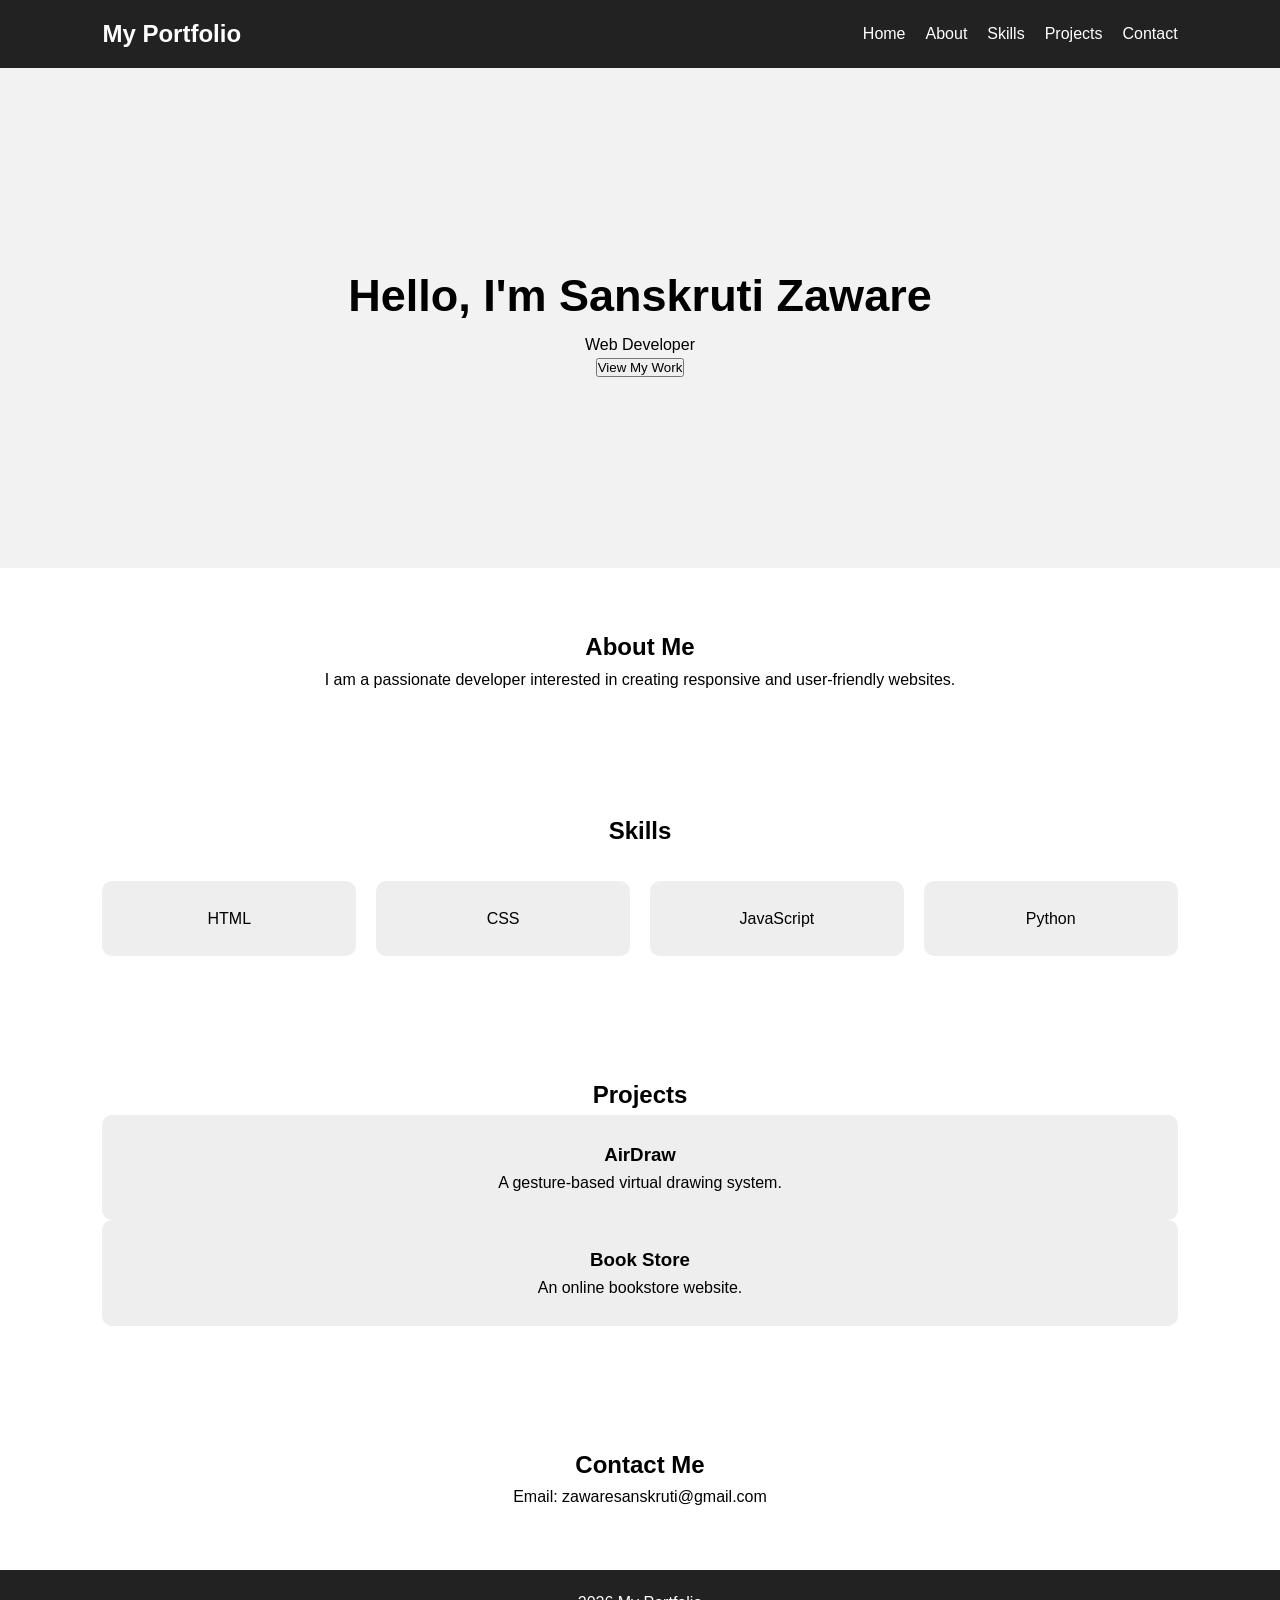
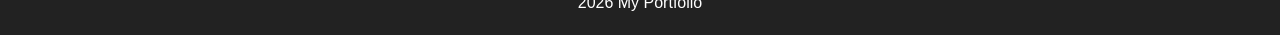
<file: web development task/task 1 portfolio/index.html>
<!DOCTYPE html>
<html lang="en">
<head>
    <meta charset="UTF-8">
    <meta name="viewport" content="width=device-width, initial-scale=1.0">
    <title>My Portfolio</title>
    <link rel="stylesheet" href="style.css">
</head>

<body>

<header>
    <nav>
        <h2>My Portfolio</h2>

        <ul>
            <li><a href="#home">Home</a></li>
            <li><a href="#about">About</a></li>
            <li><a href="#skills">Skills</a></li>
            <li><a href="#projects">Projects</a></li>
            <li><a href="#contact">Contact</a></li>
        </ul>
    </nav>
</header>

<section id="home" class="hero">
    <h1>Hello, I'm Sanskruti Zaware</h1>
    <p>Web Developer </p>
    <button>View My Work</button>
</section>

<section id="about">
    <h2>About Me</h2>
    <p>
        I am a passionate developer interested in creating
        responsive and user-friendly websites.
    </p>
</section>

<section id="skills">
    <h2>Skills</h2>
    <div class="skills">
        <div>HTML</div>
        <div>CSS</div>
        <div>JavaScript</div>
        <div>Python</div>
    </div>
</section>

<section id="projects">
    <h2>Projects</h2>

    <div class="project">
        <h3>AirDraw</h3>
        <p>A gesture-based virtual drawing system.</p>
    </div>

    <div class="project">
        <h3>Book Store</h3>
        <p>An online bookstore website.</p>
    </div>
</section>

<section id="contact">
    <h2>Contact Me</h2>
    <p>Email: zawaresanskruti@gmail.com</p>
</section>

<footer>
    <p>2026 My Portfolio</p>
</footer>

<script src="script.js"></script>
</body>
</html>
</file>
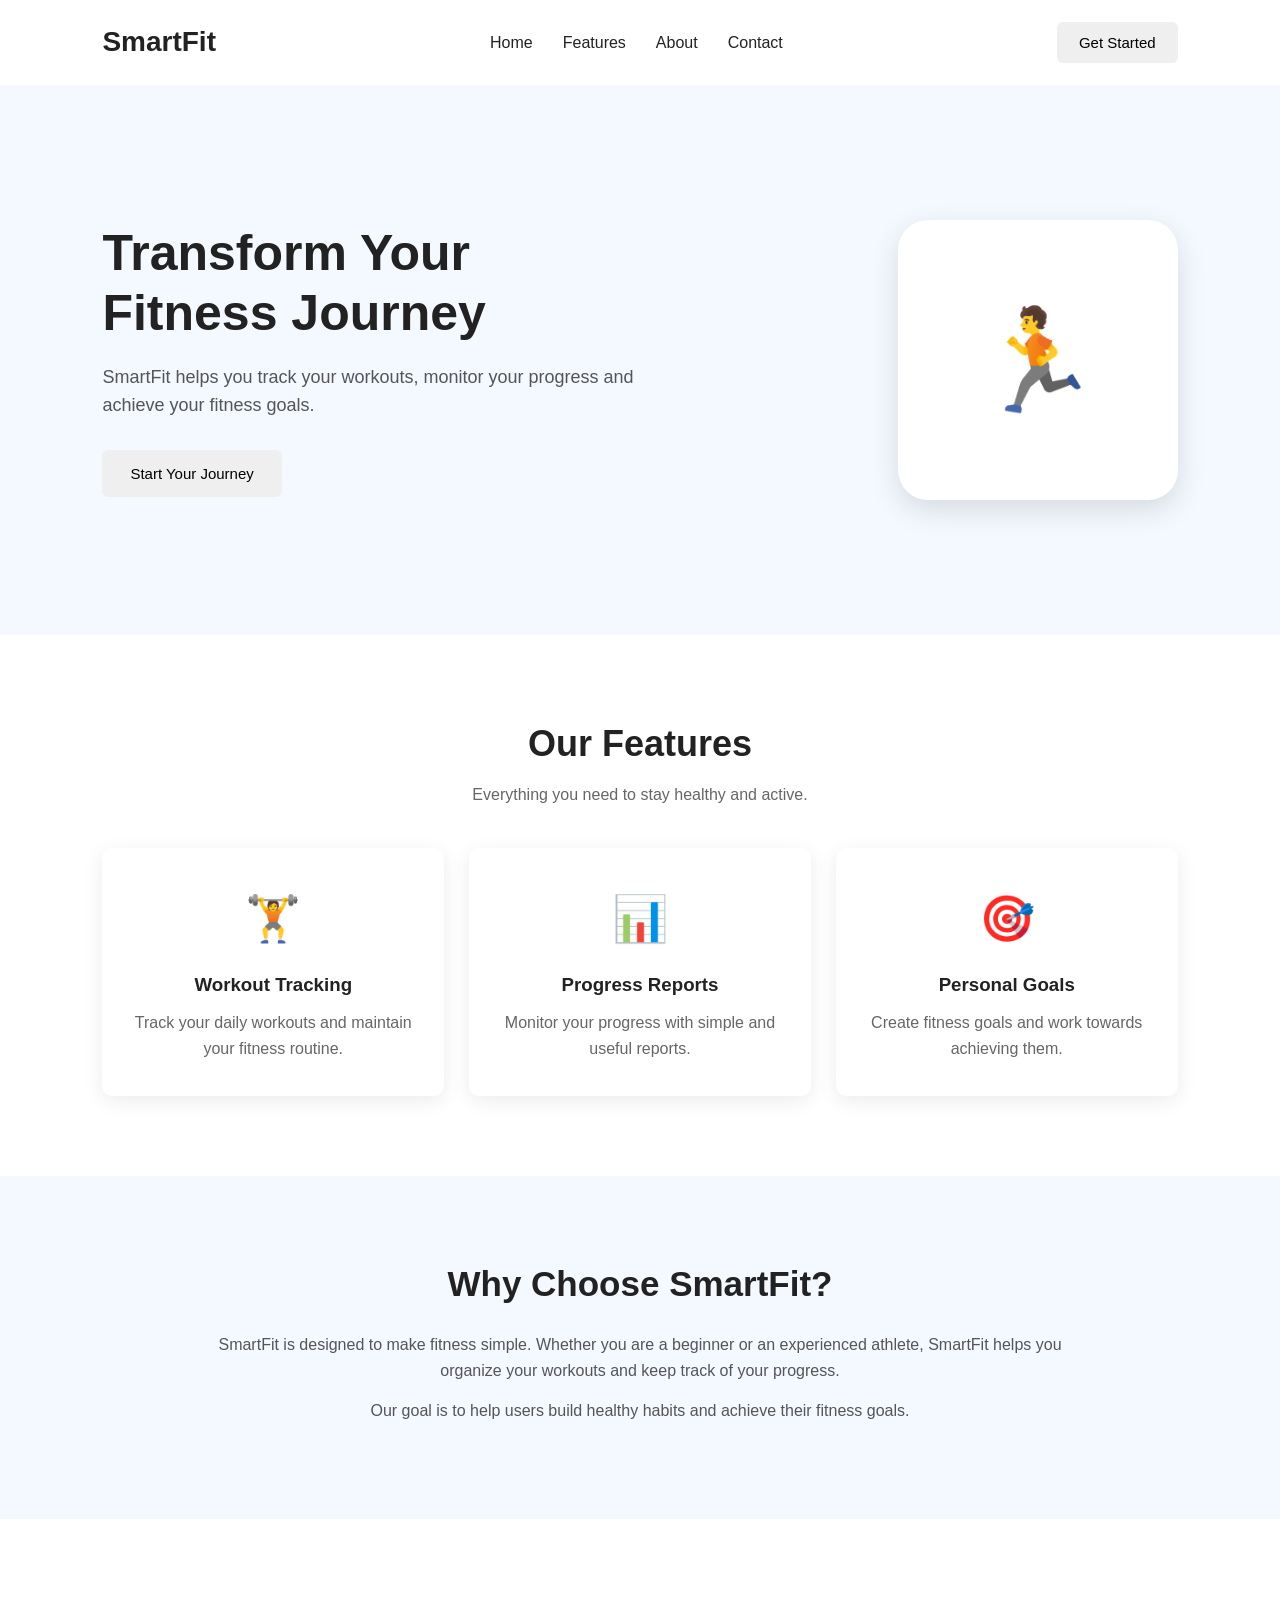
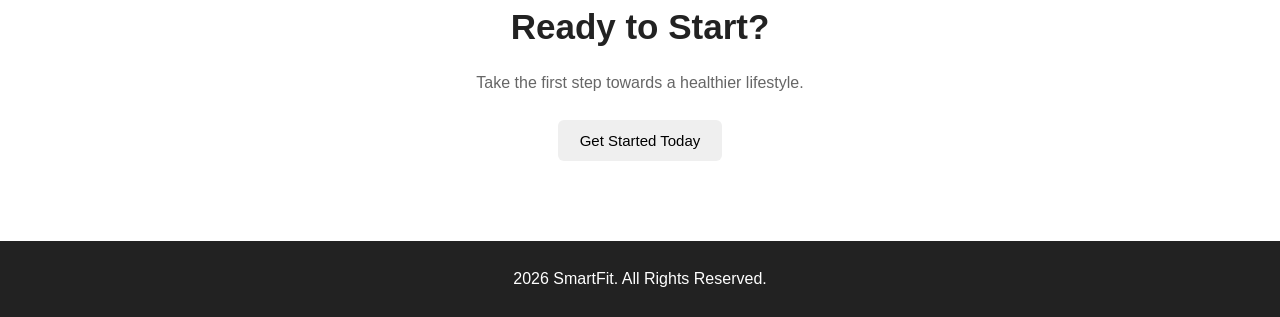
<file: web development task/task 2 Landing Page/index.html>
<!DOCTYPE html>
<html lang="en">

<head>
    <meta charset="UTF-8">

    <!-- Makes the website responsive on mobile devices -->
    <meta name="viewport" content="width=device-width, initial-scale=1.0">

    <title>SmartFit - Fitness App</title>

    <!-- Connect CSS file -->
    <link rel="stylesheet" href="style.css">
</head>

<body>

    

    <header>
        <nav class="navbar">

            <div class="logo">
                SmartFit
            </div>

            <ul class="nav-links">
                <li><a href="#home">Home</a></li>
                <li><a href="#features">Features</a></li>
                <li><a href="#about">About</a></li>
                <li><a href="#contact">Contact</a></li>
            </ul>

            <button class="nav-button">
                Get Started
            </button>

        </nav>
    </header>


    

    <section id="home" class="hero">

        <div class="hero-content">

            <h1>
                Transform Your
                <span>Fitness Journey</span>
            </h1>

            <p>
                SmartFit helps you track your workouts,
                monitor your progress and achieve your
                fitness goals.
            </p>

            <button class="hero-button">
                Start Your Journey
            </button>

        </div>

        <div class="hero-image">
            <div class="fitness-card">
                🏃
            </div>
        </div>

    </section>


    

    <section id="features" class="features-section">

        <h2>Our Features</h2>

        <p class="section-description">
            Everything you need to stay healthy and active.
        </p>

        <div class="features">

            <div class="feature-card">

                <div class="icon">🏋️</div>

                <h3>Workout Tracking</h3>

                <p>
                    Track your daily workouts and
                    maintain your fitness routine.
                </p>

            </div>


            <div class="feature-card">

                <div class="icon">📊</div>

                <h3>Progress Reports</h3>

                <p>
                    Monitor your progress with
                    simple and useful reports.
                </p>

            </div>


            <div class="feature-card">

                <div class="icon">🎯</div>

                <h3>Personal Goals</h3>

                <p>
                    Create fitness goals and
                    work towards achieving them.
                </p>

            </div>

        </div>

    </section>


    

    <section id="about" class="about">

        <div class="about-content">

            <h2>Why Choose SmartFit?</h2>

            <p>
                SmartFit is designed to make fitness simple.
                Whether you are a beginner or an experienced
                athlete, SmartFit helps you organize your
                workouts and keep track of your progress.
            </p>

            <p>
                Our goal is to help users build healthy
                habits and achieve their fitness goals.
            </p>

        </div>

    </section>


    
    <section id="contact" class="cta">

        <h2>Ready to Start?</h2>

        <p>
            Take the first step towards a healthier lifestyle.
        </p>

        <button>
            Get Started Today
        </button>

    </section>


   

    <footer>

        <p>
             2026 SmartFit. All Rights Reserved.
        </p>

    </footer>

</body>

</html>
</file>
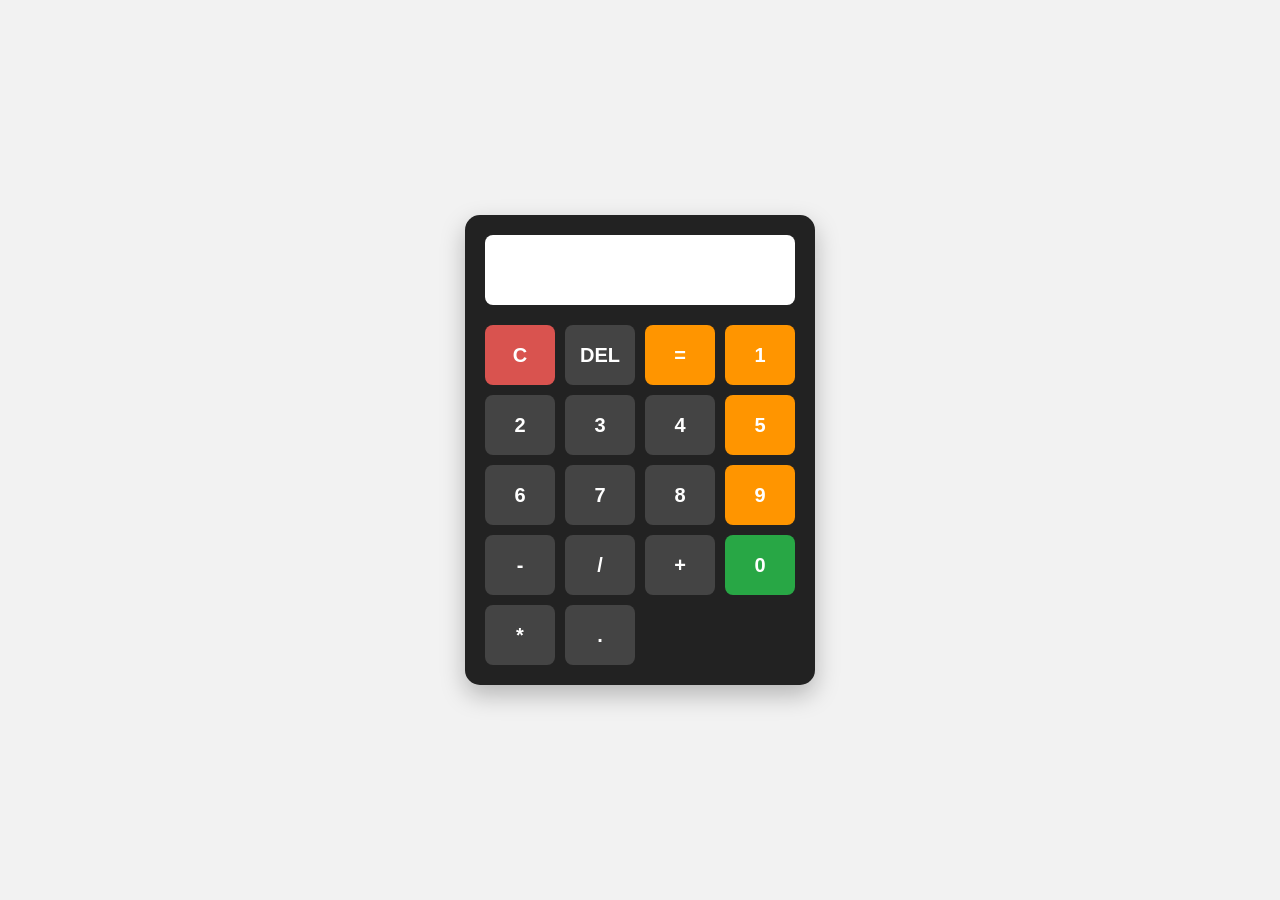
<file: web development task/task 3  SimpleCalculatorWebApp/index.html>
<!DOCTYPE html>
<html lang="en">

<head>
    <meta charset="UTF-8">

    <!-- Makes the website responsive on mobile devices -->
    <meta name="viewport" content="width=device-width, initial-scale=1.0">

    <title>SmartFit - Fitness App</title>

    <!-- Connect CSS file -->
    <link rel="stylesheet" href="style.css">
</head>

<body>
    <div class="calculator">

    <input type="text" id="display" readonly>

    <div class="buttons">
        <button onclick="clearDisplay()">C</button>
        <button onclick="deleteLast()">DEL</button>
        <button onclick="calculate()">=</button>
        <button onclick="appendValue('1')">1</button>

        <button onclick="appendValue('2')">2</button>
        <button onclick="appendValue('3')">3</button>
        <button onclick="appendValue('4')">4</button>
        <button onclick="appendValue('5')">5</button>

        <button onclick="appendValue('6')">6</button>
        <button onclick="appendValue('7')">7</button>
        <button onclick="appendValue('8')">8</button>
        <button onclick="appendValue('9')">9</button>

        <button onclick="appendValue('-')">-</button>
        <button onclick="appendValue('/')">/</button>
        <button onclick="appendValue('+')">+</button>
        <button onclick="appendValue('0')">0</button>

        <button onclick="appendValue('*')">*</button>
        <button onclick="appendValue('.')">.</button>
    </div>
</div>
</body>
<script src="script.js"></script>
</file>
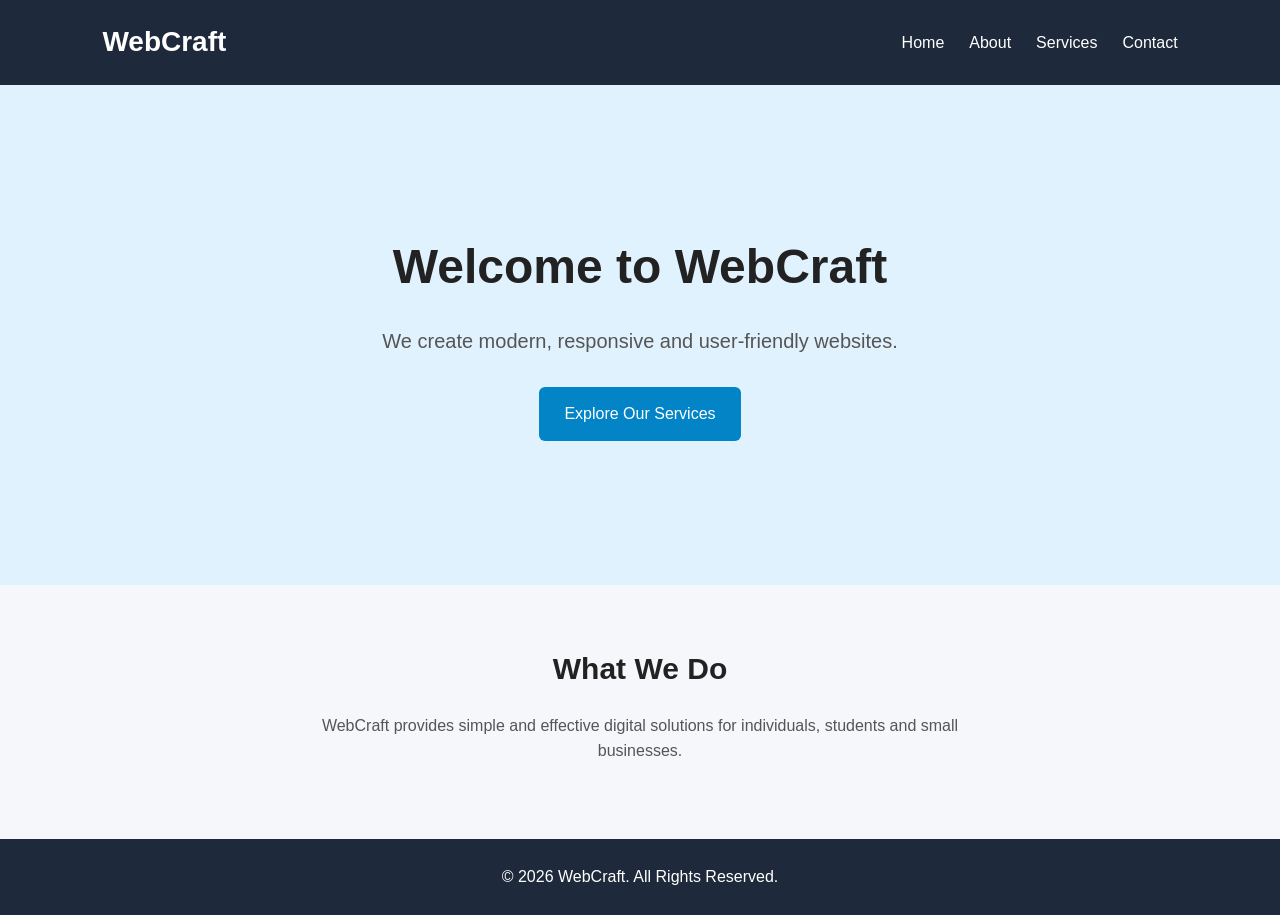
<file: web development task/task 4   Multi-PageWebsitewithNavigation/index.html>
<!DOCTYPE html>
<html lang="en">

<head>

    <meta charset="UTF-8">

    <!-- Responsive design -->
    <meta name="viewport" content="width=device-width, initial-scale=1.0">

    <title>WebCraft - Home</title>

    <!-- Connect CSS -->
    <link rel="stylesheet" href="style.css">

</head>

<body>

    <!-- ================= HEADER ================= -->

    <header>

        <nav class="navbar">

            <div class="logo">
                WebCraft
            </div>

            <ul class="nav-links">

                <li>
                    <a href="index.html">Home</a>
                </li>

                <li>
                    <a href="about.html">About</a>
                </li>

                <li>
                    <a href="services.html">Services</a>
                </li>

                <li>
                    <a href="contact.html">Contact</a>
                </li>

            </ul>

        </nav>

    </header>


    <!-- ================= HOME SECTION ================= -->

    <main>

        <section class="hero">

            <h1>Welcome to WebCraft</h1>

            <p>
                We create modern, responsive and
                user-friendly websites.
            </p>

            <a href="services.html" class="button">
                Explore Our Services
            </a>

        </section>


        <section class="content">

            <h2>What We Do</h2>

            <p>
                WebCraft provides simple and effective
                digital solutions for individuals,
                students and small businesses.
            </p>

        </section>

    </main>


    <!-- ================= FOOTER ================= -->

    <footer>

        <p>
            © 2026 WebCraft. All Rights Reserved.
        </p>

    </footer>

</body>

</html>
</file>
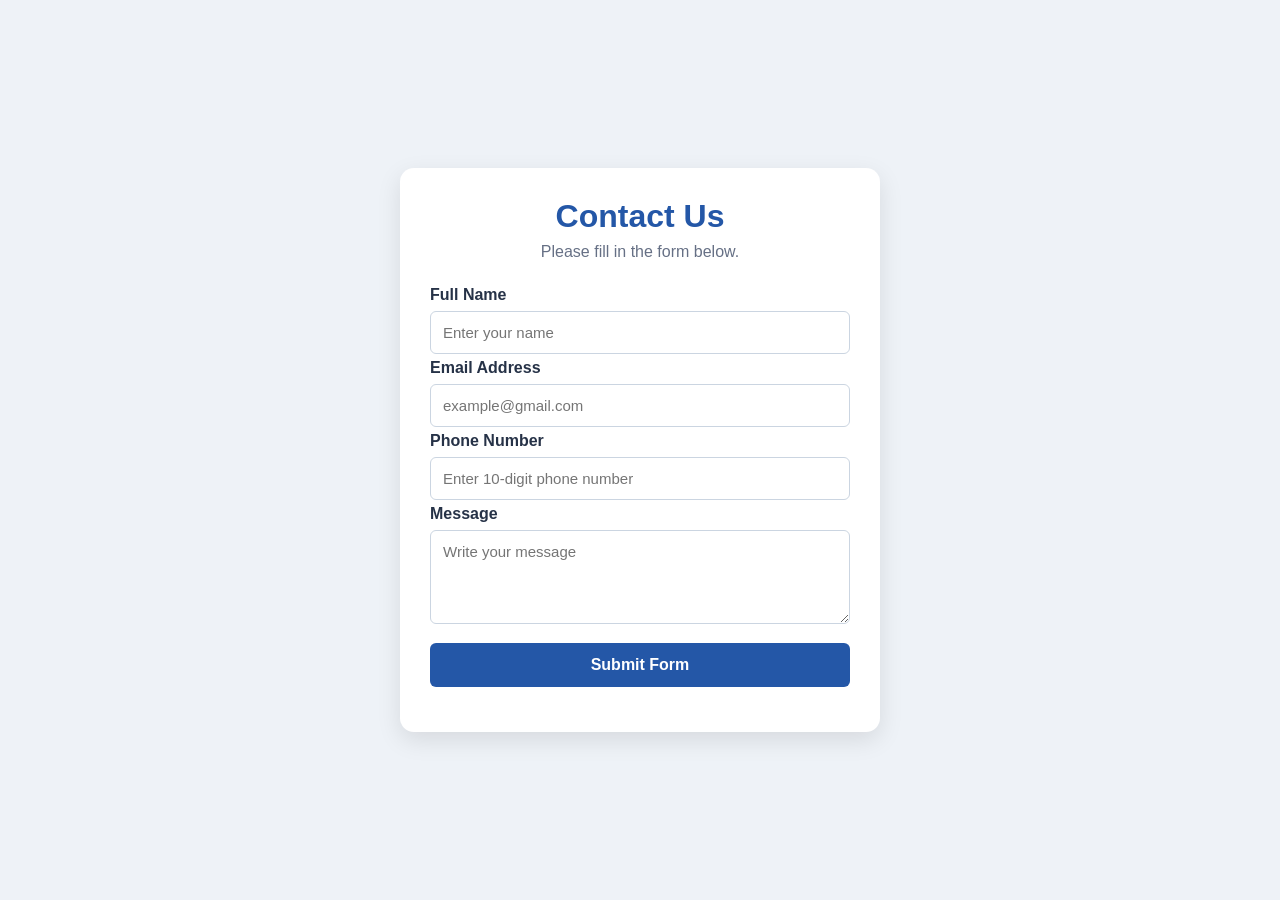
<file: web development task/task 5 FormHandlingandValidation/index.html>
<!DOCTYPE html>
<html lang="en">

<head>
    <meta charset="UTF-8">
    <meta name="viewport" content="width=device-width, initial-scale=1.0">

    <title>Contact Form Validation</title>

    <!-- Connect CSS file -->
    <link rel="stylesheet" href="style.css">
</head>

<body>

    <div class="container">

        <h1>Contact Us</h1>
        <p class="subtitle">Please fill in the form below.</p>

        <form id="contactForm" novalidate>

            <!-- Name -->
            <label for="name">Full Name</label>
            <input type="text" id="name" placeholder="Enter your name">
            <small class="error" id="nameError"></small>

            <!-- Email -->
            <label for="email">Email Address</label>
            <input type="text" id="email" placeholder="example@gmail.com">
            <small class="error" id="emailError"></small>

            <!-- Phone -->
            <label for="phone">Phone Number</label>
            <input type="tel" id="phone" placeholder="Enter 10-digit phone number">
            <small class="error" id="phoneError"></small>

            <!-- Message -->
            <label for="message">Message</label>
            <textarea id="message" rows="4"
                placeholder="Write your message"></textarea>
            <small class="error" id="messageError"></small>

            <!-- Submit button -->
            <button type="submit">Submit Form</button>

            <!-- Submission feedback -->
            <p id="successMessage" role="status" aria-live="polite"></p>

        </form>

    </div>

    <!-- Connect JavaScript file -->
    <script src="script.js"></script>

</body>
</html>
</file>
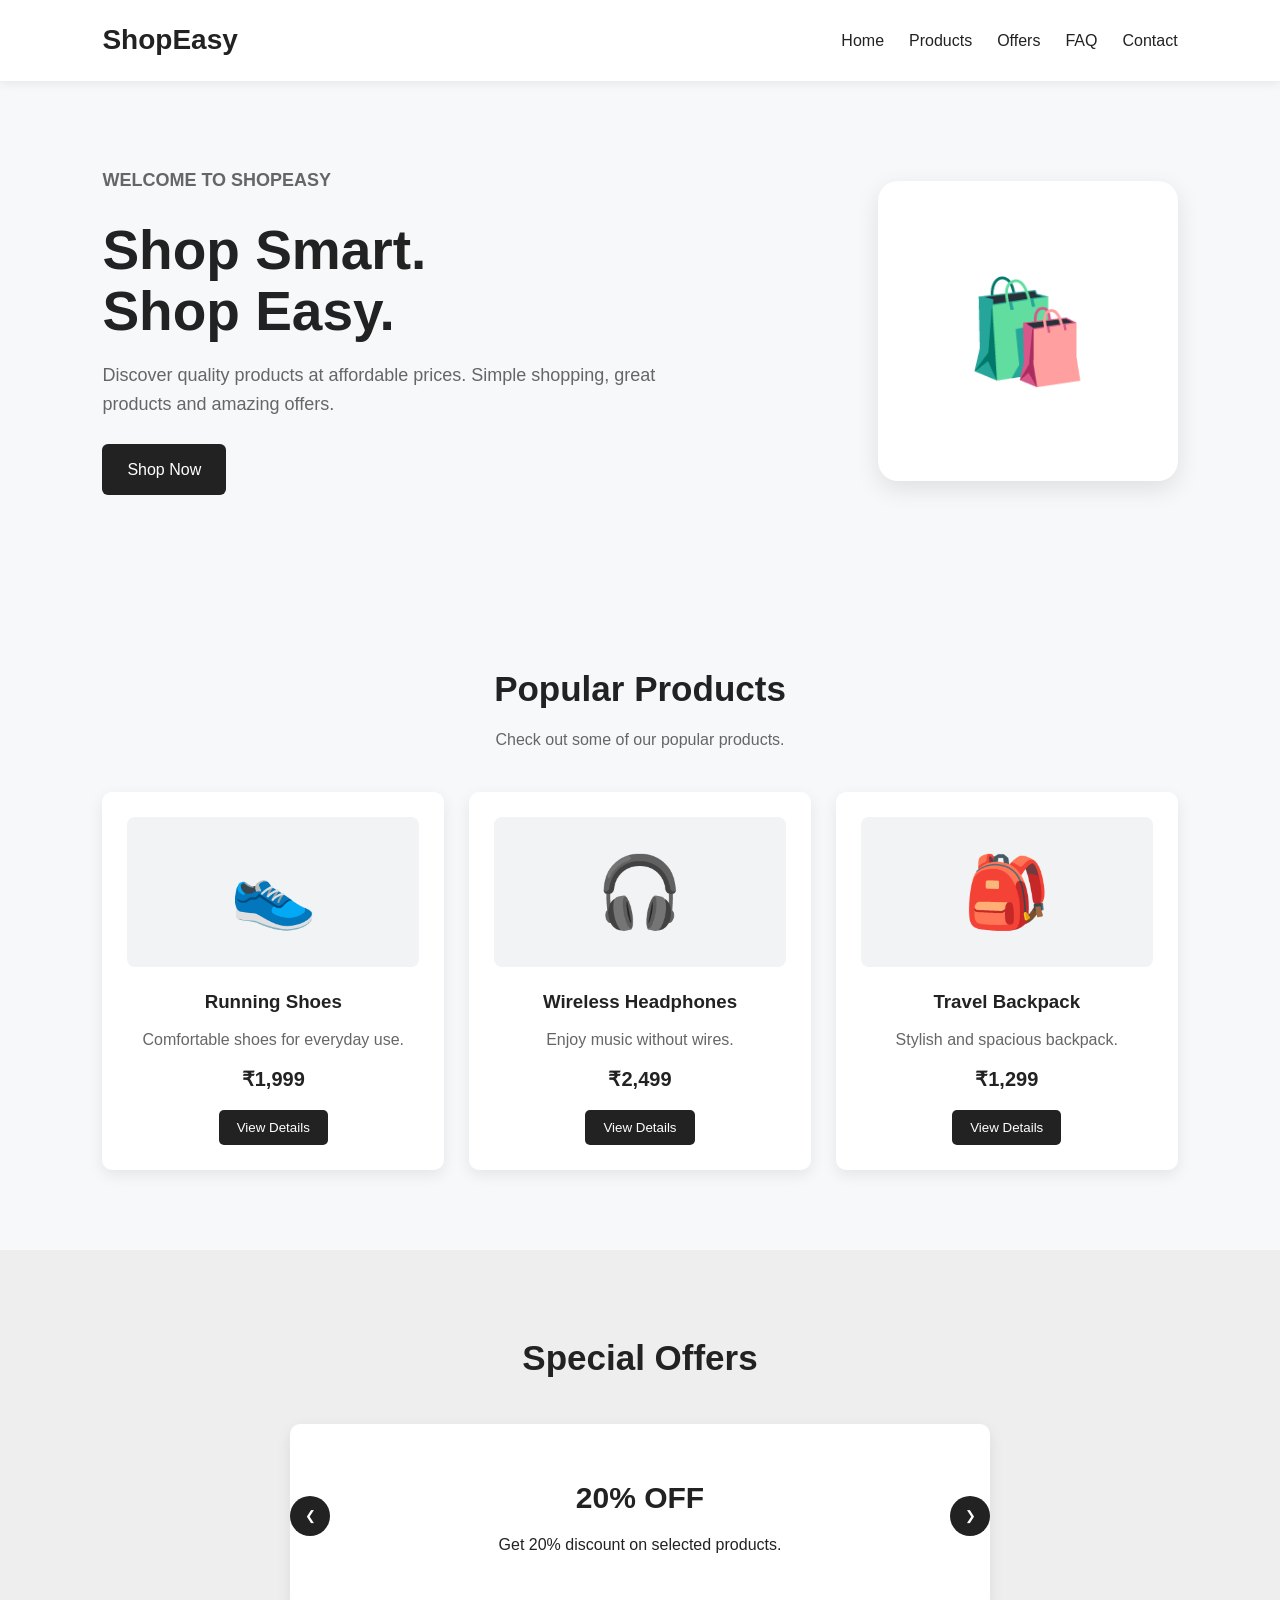
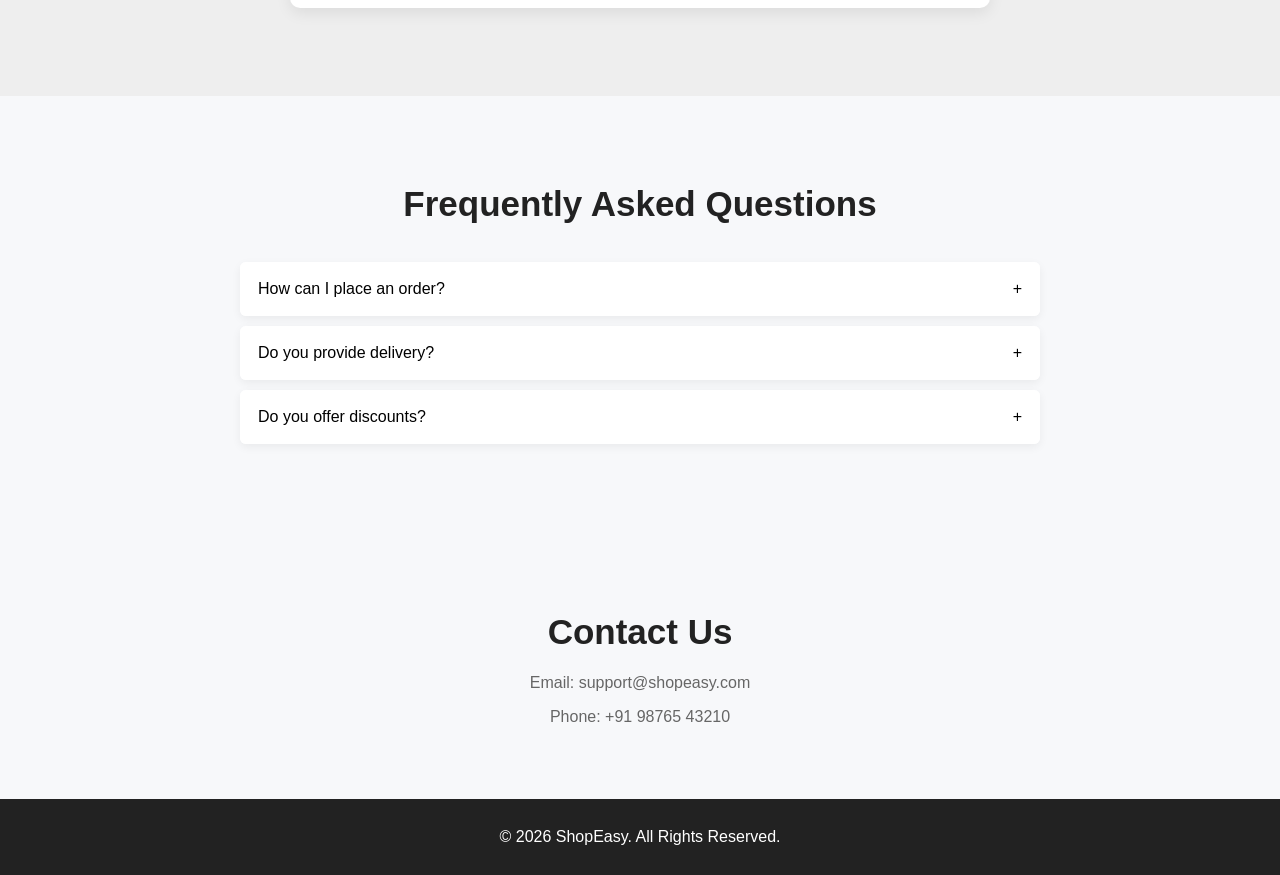
<file: web development task/task 6 miniproject/index.html>
<!DOCTYPE html>
<html lang="en">

<head>

    <meta charset="UTF-8">

    <!-- Responsive design -->
    <meta name="viewport" content="width=device-width, initial-scale=1.0">

    <title>ShopEasy - Mini E-Commerce</title>

    <!-- Connect CSS -->
    <link rel="stylesheet" href="style.css">

</head>

<body>


    <!-- =========================================
         HEADER
         ========================================= -->

    <header>

        <nav class="navbar">

            <div class="logo">
                ShopEasy
            </div>

            <ul class="nav-links">

                <li>
                    <a href="#home">Home</a>
                </li>

                <li>
                    <a href="#products">Products</a>
                </li>

                <li>
                    <a href="#offers">Offers</a>
                </li>

                <li>
                    <a href="#faq">FAQ</a>
                </li>

                <li>
                    <a href="#contact">Contact</a>
                </li>

            </ul>

        </nav>

    </header>


    <!-- =========================================
         HERO SECTION
         ========================================= -->

    <section id="home" class="hero">

        <div class="hero-content">

            <p class="small-title">
                WELCOME TO SHOPEASY
            </p>

            <h1>
                Shop Smart.
                <br>
                Shop Easy.
            </h1>

            <p>
                Discover quality products at affordable prices.
                Simple shopping, great products and amazing offers.
            </p>

            <a href="#products" class="main-button">
                Shop Now
            </a>

        </div>

        <div class="hero-box">
            🛍️
        </div>

    </section>


    <!-- =========================================
         PRODUCTS SECTION
         ========================================= -->

    <section id="products" class="section">

        <h2>Popular Products</h2>

        <p class="section-text">
            Check out some of our popular products.
        </p>


        <div class="products">


            <!-- Product 1 -->

            <div class="product-card">

                <div class="product-image">
                    👟
                </div>

                <h3>Running Shoes</h3>

                <p>
                    Comfortable shoes for everyday use.
                </p>

                <h4>₹1,999</h4>

                <button
                    class="product-button"
                    onclick="openModal('Running Shoes', 'Comfortable running shoes for daily workouts.', '₹1,999')">

                    View Details

                </button>

            </div>


            <!-- Product 2 -->

            <div class="product-card">

                <div class="product-image">
                    🎧
                </div>

                <h3>Wireless Headphones</h3>

                <p>
                    Enjoy music without wires.
                </p>

                <h4>₹2,499</h4>

                <button
                    class="product-button"
                    onclick="openModal('Wireless Headphones', 'High-quality wireless headphones with clear sound.', '₹2,499')">

                    View Details

                </button>

            </div>


            <!-- Product 3 -->

            <div class="product-card">

                <div class="product-image">
                    🎒
                </div>

                <h3>Travel Backpack</h3>

                <p>
                    Stylish and spacious backpack.
                </p>

                <h4>₹1,299</h4>

                <button
                    class="product-button"
                    onclick="openModal('Travel Backpack', 'A lightweight and spacious backpack for travel.', '₹1,299')">

                    View Details

                </button>

            </div>


        </div>

    </section>


    <!-- =========================================
         PRODUCT MODAL
         ========================================= -->

    <div id="productModal" class="modal">

        <div class="modal-content">

            <span
                class="close"
                onclick="closeModal()">
                &times;
            </span>

            <h2 id="modalTitle">
                Product Name
            </h2>

            <p id="modalDescription">
                Product description.
            </p>

            <h3 id="modalPrice">
                ₹0
            </h3>

            <button
                class="main-button"
                onclick="closeModal()">

                Close

            </button>

        </div>

    </div>


    <!-- =========================================
         OFFERS SLIDER
         ========================================= -->

    <section id="offers" class="offers">

        <h2>Special Offers</h2>


        <div class="slider">

            <div class="slide active">
                <h3>20% OFF</h3>
                <p>
                    Get 20% discount on selected products.
                </p>
            </div>


            <div class="slide">
                <h3>Free Delivery</h3>
                <p>
                    Free delivery on orders above ₹999.
                </p>
            </div>


            <div class="slide">
                <h3>Weekend Sale</h3>
                <p>
                    Special weekend offers available now.
                </p>
            </div>


            <div class="slider-buttons">

                <button onclick="previousSlide()">
                    ❮
                </button>

                <button onclick="nextSlide()">
                    ❯
                </button>

            </div>

        </div>

    </section>


    <!-- =========================================
         FAQ SECTION
         ========================================= -->

    <section id="faq" class="section">

        <h2>Frequently Asked Questions</h2>


        <div class="faq">


            <div class="faq-item">

                <button
                    class="faq-question"
                    onclick="toggleFAQ(0)">

                    How can I place an order?

                    <span>+</span>

                </button>

                <div class="faq-answer" id="faqAnswer0">

                    <p>
                        Select a product and click the
                        View Details button to see product
                        information.
                    </p>

                </div>

            </div>


            <div class="faq-item">

                <button
                    class="faq-question"
                    onclick="toggleFAQ(1)">

                    Do you provide delivery?

                    <span>+</span>

                </button>

                <div class="faq-answer" id="faqAnswer1">

                    <p>
                        Yes. We provide delivery for
                        eligible orders.
                    </p>

                </div>

            </div>


            <div class="faq-item">

                <button
                    class="faq-question"
                    onclick="toggleFAQ(2)">

                    Do you offer discounts?

                    <span>+</span>

                </button>

                <div class="faq-answer" id="faqAnswer2">

                    <p>
                        Yes. Check our Special Offers
                        section for current discounts.
                    </p>

                </div>

            </div>


        </div>

    </section>


    <!-- =========================================
         CONTACT SECTION
         ========================================= -->

    <section id="contact" class="contact">

        <h2>Contact Us</h2>

        <p>
            Email: support@shopeasy.com
        </p>

        <p>
            Phone: +91 98765 43210
        </p>

    </section>


    <!-- =========================================
         FOOTER
         ========================================= -->

    <footer>

        <p>
            © 2026 ShopEasy. All Rights Reserved.
        </p>

    </footer>


    <!-- Connect JavaScript -->
    <script src="script.js"></script>

</body>

</html>
</file>
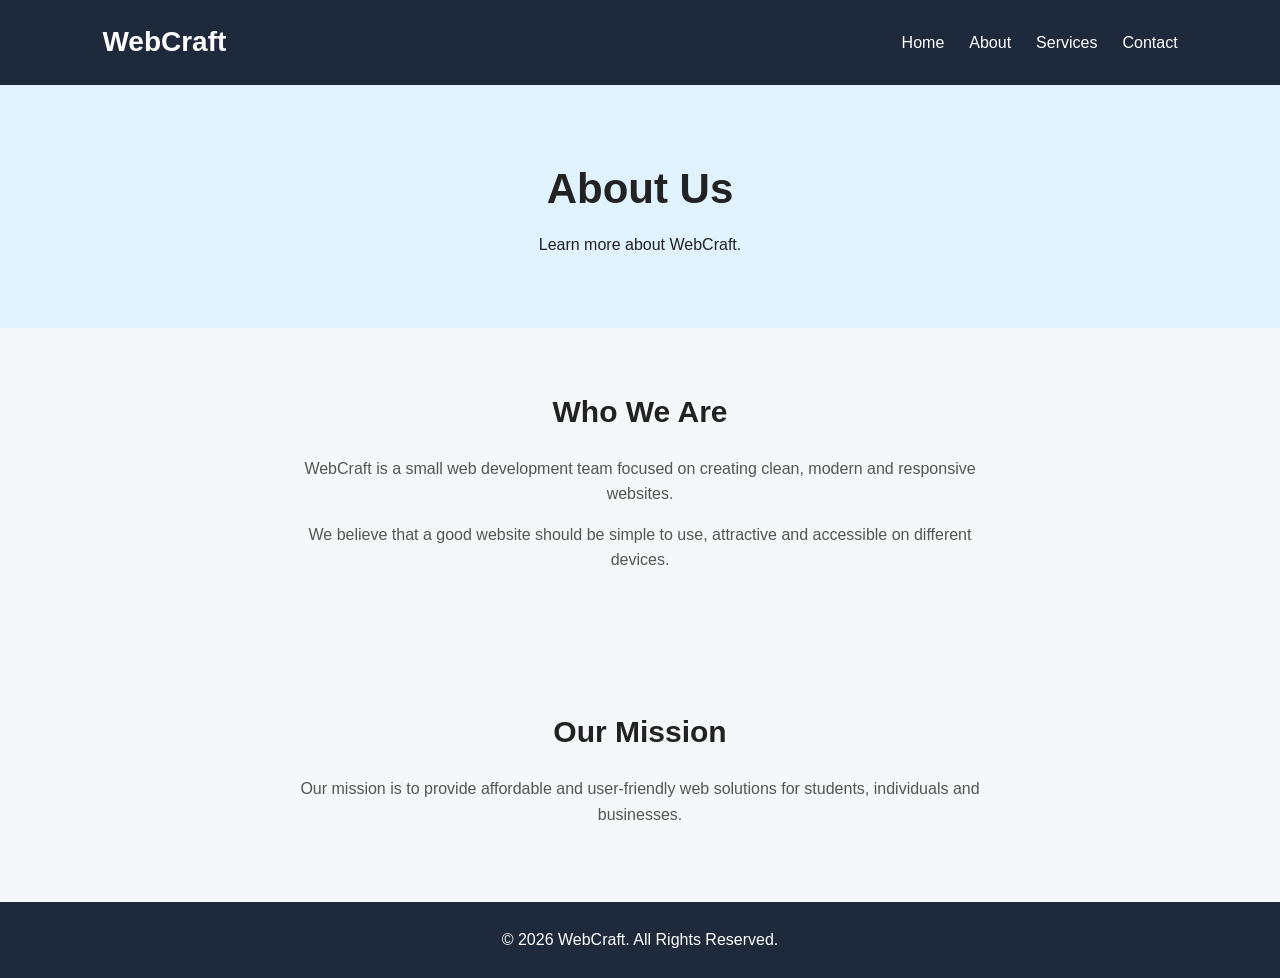
<file: web development task/task 4   Multi-PageWebsitewithNavigation/about.html>
<!DOCTYPE html>
<html lang="en">

<head>

    <meta charset="UTF-8">

    <meta name="viewport"
          content="width=device-width, initial-scale=1.0">

    <title>WebCraft - About</title>

    <link rel="stylesheet" href="style.css">

</head>

<body>

    <!-- ================= HEADER ================= -->

    <header>

        <nav class="navbar">

            <div class="logo">
                WebCraft
            </div>

            <ul class="nav-links">

                <li>
                    <a href="index.html">Home</a>
                </li>

                <li>
                    <a href="about.html">About</a>
                </li>

                <li>
                    <a href="services.html">Services</a>
                </li>

                <li>
                    <a href="contact.html">Contact</a>
                </li>

            </ul>

        </nav>

    </header>


    <!-- ================= ABOUT ================= -->

    <main>

        <section class="page-title">

            <h1>About Us</h1>

            <p>
                Learn more about WebCraft.
            </p>

        </section>


        <section class="content">

            <h2>Who We Are</h2>

            <p>
                WebCraft is a small web development team
                focused on creating clean, modern and
                responsive websites.
            </p>

            <p>
                We believe that a good website should be
                simple to use, attractive and accessible
                on different devices.
            </p>

        </section>


        <section class="content">

            <h2>Our Mission</h2>

            <p>
                Our mission is to provide affordable and
                user-friendly web solutions for students,
                individuals and businesses.
            </p>

        </section>

    </main>


    <!-- ================= FOOTER ================= -->

    <footer>

        <p>
            © 2026 WebCraft. All Rights Reserved.
        </p>

    </footer>

</body>

</html>
</file>
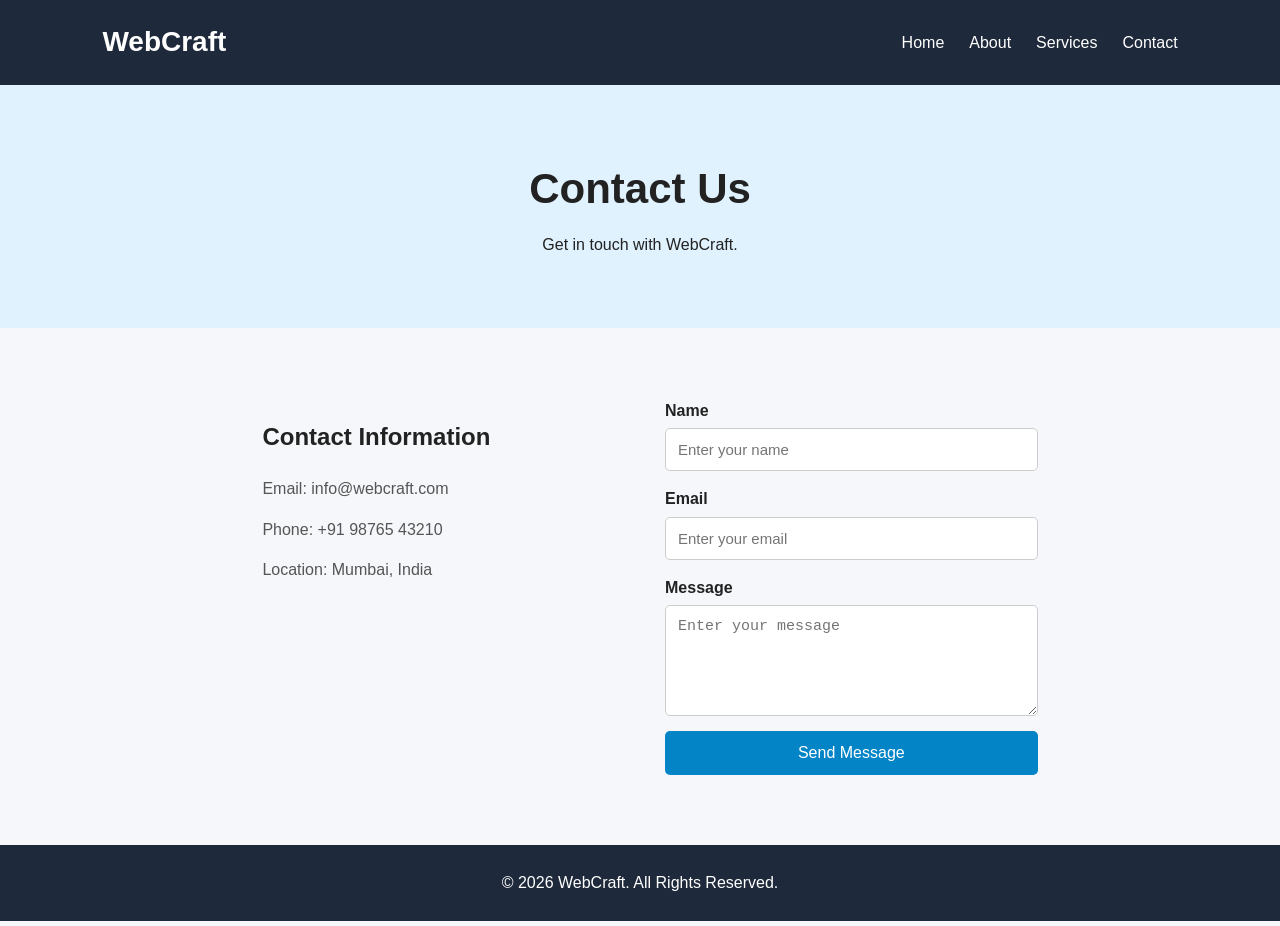
<file: web development task/task 4   Multi-PageWebsitewithNavigation/contact.html>
<!DOCTYPE html>
<html lang="en">

<head>

    <meta charset="UTF-8">

    <meta name="viewport"
          content="width=device-width, initial-scale=1.0">

    <title>WebCraft - Contact</title>

    <link rel="stylesheet" href="style.css">

</head>

<body>

    <!-- ================= HEADER ================= -->

    <header>

        <nav class="navbar">

            <div class="logo">
                WebCraft
            </div>

            <ul class="nav-links">

                <li>
                    <a href="index.html">Home</a>
                </li>

                <li>
                    <a href="about.html">About</a>
                </li>

                <li>
                    <a href="services.html">Services</a>
                </li>

                <li>
                    <a href="contact.html">Contact</a>
                </li>

            </ul>

        </nav>

    </header>


    <!-- ================= CONTACT ================= -->

    <main>

        <section class="page-title">

            <h1>Contact Us</h1>

            <p>
                Get in touch with WebCraft.
            </p>

        </section>


        <section class="contact">

            <div class="contact-info">

                <h2>Contact Information</h2>

                <p>
                    Email: info@webcraft.com
                </p>

                <p>
                    Phone: +91 98765 43210
                </p>

                <p>
                    Location: Mumbai, India
                </p>

            </div>


            <form class="contact-form">

                <label for="name">
                    Name
                </label>

                <input
                    type="text"
                    id="name"
                    placeholder="Enter your name"
                >


                <label for="email">
                    Email
                </label>

                <input
                    type="email"
                    id="email"
                    placeholder="Enter your email"
                >


                <label for="message">
                    Message
                </label>

                <textarea
                    id="message"
                    rows="5"
                    placeholder="Enter your message"
                ></textarea>


                <button type="submit">
                    Send Message
                </button>

            </form>

        </section>

    </main>


    <!-- ================= FOOTER ================= -->

    <footer>

        <p>
            © 2026 WebCraft. All Rights Reserved.
        </p>

    </footer>

</body>

</html>
</file>
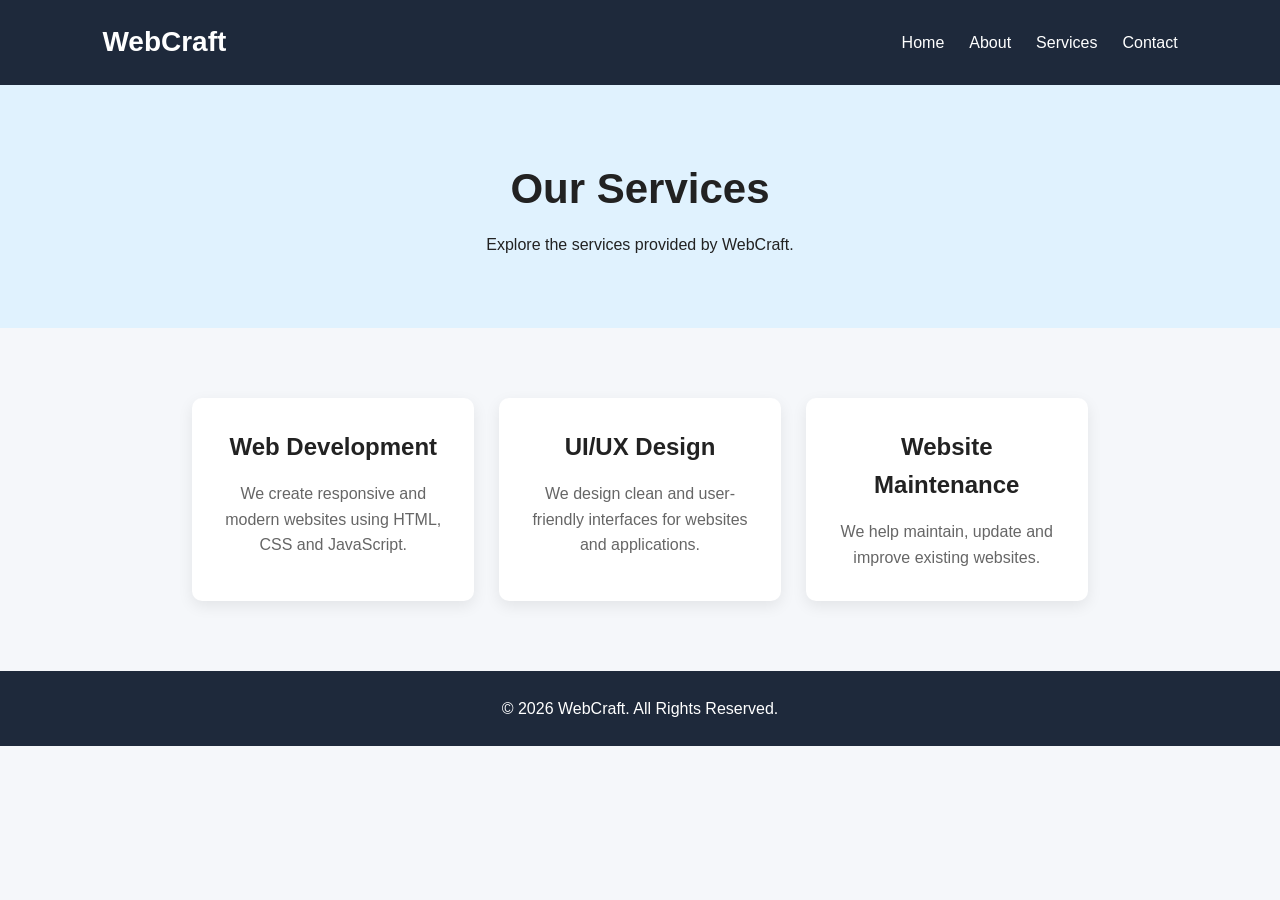
<file: web development task/task 4   Multi-PageWebsitewithNavigation/services .html>
<!DOCTYPE html>
<html lang="en">

<head>

    <meta charset="UTF-8">

    <meta name="viewport"
          content="width=device-width, initial-scale=1.0">

    <title>WebCraft - Services</title>

    <link rel="stylesheet" href="style.css">

</head>

<body>

    <!-- ================= HEADER ================= -->

    <header>

        <nav class="navbar">

            <div class="logo">
                WebCraft
            </div>

            <ul class="nav-links">

                <li>
                    <a href="index.html">Home</a>
                </li>

                <li>
                    <a href="about.html">About</a>
                </li>

                <li>
                    <a href="services.html">Services</a>
                </li>

                <li>
                    <a href="contact.html">Contact</a>
                </li>

            </ul>

        </nav>

    </header>


    <!-- ================= SERVICES ================= -->

    <main>

        <section class="page-title">

            <h1>Our Services</h1>

            <p>
                Explore the services provided by WebCraft.
            </p>

        </section>


        <section class="services">

            <div class="service-card">

                <h2>Web Development</h2>

                <p>
                    We create responsive and modern
                    websites using HTML, CSS and JavaScript.
                </p>

            </div>


            <div class="service-card">

                <h2>UI/UX Design</h2>

                <p>
                    We design clean and user-friendly
                    interfaces for websites and applications.
                </p>

            </div>


            <div class="service-card">

                <h2>Website Maintenance</h2>

                <p>
                    We help maintain, update and improve
                    existing websites.
                </p>

            </div>

        </section>

    </main>


    <!-- ================= FOOTER ================= -->

    <footer>

        <p>
            © 2026 WebCraft. All Rights Reserved.
        </p>

    </footer>

</body>

</html>
</file>
<file: web development task/task 1 portfolio/style.css>
* {
    margin: 0;
    padding: 0;
    box-sizing: border-box;
}

body {
    font-family: Arial, sans-serif;
    line-height: 1.6;
}

header {
    background: #222;
    padding: 15px 8%;
}

nav {
    display: flex;
    justify-content: space-between;
    align-items: center;
}

nav h2 {
    color: white;
}

nav ul {
    display: flex;
    list-style: none;
    gap: 20px;
}

nav a {
    color: white;
    text-decoration: none;
}

section {
    padding: 60px 8%;
    text-align: center;
}

.hero {
    min-height: 500px;
    display: flex;
    flex-direction: column;
    justify-content: center;
    align-items: center;
    background: #f2f2f2;
}

.hero h1 {
    font-size: 45px;
}

.skills {
    display: grid;
    grid-template-columns: repeat(4, 1fr);
    gap: 20px;
    margin-top: 30px;
}

.skills div,
.project {
    padding: 25px;
    background: #eee;
    border-radius: 10px;
}

footer {
    background: #222;
    color: white;
    text-align: center;
    padding: 20px;
}

/* Mobile Responsive Design */
@media (max-width: 768px) {

    nav {
        flex-direction: column;
        gap: 15px;
    }

    nav ul {
        flex-direction: column;
        text-align: center;
    }

    .hero h1 {
        font-size: 30px;
    }

    .skills {
        grid-template-columns: 1fr;
    }
}
</file>
<file: web development task/task 2 Landing Page/style.css>
* {
    margin: 0;
    padding: 0;
    box-sizing: border-box;
}

html {
    scroll-behavior: smooth;
}

body {
    font-family: Arial, sans-serif;
    line-height: 1.6;
    color: #222;
}



header {
    background: #ffffff;
    padding: 20px 8%;
    box-shadow: 0 2px 10px rgba(0, 0, 0, 0.08);
}

.navbar {
    display: flex;
    justify-content: space-between;
    align-items: center;
    max-width: 1200px;
    margin: auto;
}

.logo {
    font-size: 28px;
    font-weight: bold;
}

.nav-links {
    display: flex;
    list-style: none;
    gap: 30px;
}

.nav-links a {
    text-decoration: none;
    color: #222;
    font-weight: 500;
}

.nav-links a:hover {
    color: #007bff;
}

.nav-button,
.hero-button,
.cta button {
    border: none;
    padding: 12px 22px;
    border-radius: 6px;
    cursor: pointer;
    font-size: 15px;
}




.hero {
    min-height: 550px;
    padding: 80px 8%;

    display: flex;
    justify-content: space-between;
    align-items: center;

    background: #f4f8ff;
}

.hero-content {
    max-width: 550px;
}

.hero h1 {
    font-size: 50px;
    line-height: 1.2;
    margin-bottom: 20px;
}

.hero h1 span {
    display: block;
}

.hero p {
    font-size: 18px;
    margin-bottom: 30px;
    color: #555;
}

.hero-button {
    padding: 15px 28px;
}

.hero-image {
    display: flex;
    justify-content: center;
    align-items: center;
}

.fitness-card {
    width: 280px;
    height: 280px;

    display: flex;
    justify-content: center;
    align-items: center;

    font-size: 100px;

    border-radius: 30px;
    background: #ffffff;

    box-shadow: 0 10px 30px rgba(0, 0, 0, 0.12);
}




.features-section {
    padding: 80px 8%;
    text-align: center;
}

.features-section h2 {
    font-size: 36px;
    margin-bottom: 10px;
}

.section-description {
    color: #666;
    margin-bottom: 40px;
}

.features {
    max-width: 1100px;
    margin: auto;

    display: grid;

    grid-template-columns: repeat(3, 1fr);

    gap: 25px;
}

.feature-card {
    padding: 35px 25px;

    background: #ffffff;

    border-radius: 10px;

    box-shadow: 0 5px 20px rgba(0, 0, 0, 0.08);

    transition: transform 0.3s;
}

.feature-card:hover {
    transform: translateY(-8px);
}

.icon {
    font-size: 45px;
    margin-bottom: 15px;
}

.feature-card h3 {
    margin-bottom: 10px;
}

.feature-card p {
    color: #666;
}




.about {
    padding: 80px 8%;
    background: #f4f8ff;
}

.about-content {
    max-width: 900px;
    margin: auto;
    text-align: center;
}

.about h2 {
    font-size: 35px;
    margin-bottom: 20px;
}

.about p {
    margin-bottom: 15px;
    color: #555;
}



   
.cta {
    padding: 80px 8%;
    text-align: center;
}

.cta h2 {
    font-size: 35px;
    margin-bottom: 15px;
}

.cta p {
    margin-bottom: 25px;
    color: #666;
}




footer {
    padding: 25px;
    text-align: center;

    background: #222;
    color: white;
}




/* Tablet */
@media (max-width: 900px) {

    .navbar {
        flex-direction: column;
        gap: 20px;
    }

    .hero {
        flex-direction: column;
        text-align: center;
        gap: 50px;
    }

    .hero h1 {
        font-size: 40px;
    }

    .features {
        grid-template-columns: repeat(2, 1fr);
    }
}


/* Mobile */
@media (max-width: 600px) {

    header {
        padding: 15px 5%;
    }

    .nav-links {
        flex-direction: column;
        gap: 10px;
        text-align: center;
    }

    .hero {
        padding: 60px 5%;
    }

    .hero h1 {
        font-size: 32px;
    }

    .hero p {
        font-size: 16px;
    }

    .fitness-card {
        width: 200px;
        height: 200px;
        font-size: 70px;
    }

    .features {
        grid-template-columns: 1fr;
    }

    .features-section h2,
    .about h2,
    .cta h2 {
        font-size: 28px;
    }

    .nav-button {
        display: none;
    }
}
</file>
<file: web development task/task 3  SimpleCalculatorWebApp/style.css>
* {
    margin: 0;
    padding: 0;
    box-sizing: border-box;
}

body {
    font-family: Arial, sans-serif;

    /* Center calculator on the screen */
    min-height: 100vh;
    display: flex;
    justify-content: center;
    align-items: center;

    background: #f2f2f2;
}




.calculator {
    width: 350px;
    padding: 20px;

    background: #222;
    border-radius: 15px;

    box-shadow: 0 10px 25px rgba(0, 0, 0, 0.25);
}




#display {
    width: 100%;
    height: 70px;

    margin-bottom: 20px;
    padding: 10px;

    border: none;
    border-radius: 8px;

    background: #ffffff;

    text-align: right;
    font-size: 28px;

    outline: none;
}




.buttons {
    display: grid;

    /* Four buttons in each row */
    grid-template-columns: repeat(4, 1fr);

    gap: 10px;
}




.buttons button {
    height: 60px;

    border: none;
    border-radius: 8px;

    background: #444;
    color: white;

    font-size: 20px;
    font-weight: bold;

    cursor: pointer;

    transition: 0.2s;
}




.buttons button:hover {
    background: #666;
}




.buttons button:active {
    transform: scale(0.95);
}




.buttons button:nth-child(3),
.buttons button:nth-child(4),
.buttons button:nth-child(8),
.buttons button:nth-child(12) {
    background: #ff9500;
}




.buttons button:nth-child(3):hover,
.buttons button:nth-child(4):hover,
.buttons button:nth-child(8):hover,
.buttons button:nth-child(12):hover {
    background: #e68600;
}




.buttons button:first-child {
    background: #d9534f;
}

.buttons button:first-child:hover {
    background: #c9302c;
}




.buttons button:nth-child(16) {
    background: #28a745;
}

.buttons button:nth-child(16):hover {
    background: #218838;
}




@media (max-width: 400px) {

    .calculator {
        width: 90%;
        padding: 15px;
    }

    #display {
        height: 60px;
        font-size: 24px;
    }

    .buttons {
        gap: 7px;
    }

    .buttons button {
        height: 55px;
        font-size: 18px;
    }
}
</file>
<file: web development task/task 4   Multi-PageWebsitewithNavigation/style.css>
/* ==========================================
   GENERAL SETTINGS
   ========================================== */

* {
    margin: 0;
    padding: 0;
    box-sizing: border-box;
}

html {
    scroll-behavior: smooth;
}

body {
    font-family: Arial, sans-serif;
    line-height: 1.6;
    color: #222;
    background: #f5f7fa;
}


/* ==========================================
   HEADER
   ========================================== */

header {
    background: #1e293b;
    padding: 20px 8%;
}

.navbar {
    max-width: 1200px;
    margin: auto;

    display: flex;
    justify-content: space-between;
    align-items: center;
}

.logo {
    color: white;
    font-size: 28px;
    font-weight: bold;
}

.nav-links {
    display: flex;
    gap: 25px;
    list-style: none;
}

.nav-links a {
    color: white;
    text-decoration: none;
    font-weight: 500;
}

.nav-links a:hover {
    color: #38bdf8;
}


/* ==========================================
   HERO
   ========================================== */

.hero {
    min-height: 500px;
    padding: 80px 8%;

    display: flex;
    flex-direction: column;
    justify-content: center;
    align-items: center;

    text-align: center;

    background: #e0f2fe;
}

.hero h1 {
    font-size: 48px;
    margin-bottom: 20px;
}

.hero p {
    font-size: 20px;
    margin-bottom: 30px;
    color: #555;
}


/* ==========================================
   BUTTON
   ========================================== */

.button {
    display: inline-block;

    padding: 14px 25px;

    background: #0284c7;
    color: white;

    text-decoration: none;

    border-radius: 6px;
}

.button:hover {
    background: #0369a1;
}


/* ==========================================
   PAGE TITLE
   ========================================== */

.page-title {
    padding: 70px 8%;

    text-align: center;

    background: #e0f2fe;
}

.page-title h1 {
    font-size: 42px;
    margin-bottom: 10px;
}


/* ==========================================
   CONTENT
   ========================================== */

.content {
    max-width: 900px;
    margin: auto;

    padding: 60px 8%;

    text-align: center;
}

.content h2 {
    margin-bottom: 20px;
    font-size: 30px;
}

.content p {
    margin-bottom: 15px;
    color: #555;
}


/* ==========================================
   SERVICES
   ========================================== */

.services {
    max-width: 1100px;
    margin: auto;

    padding: 70px 8%;

    display: grid;

    grid-template-columns: repeat(3, 1fr);

    gap: 25px;
}

.service-card {
    padding: 30px;

    background: white;

    border-radius: 10px;

    text-align: center;

    box-shadow: 0 5px 15px rgba(0, 0, 0, 0.08);
}

.service-card h2 {
    margin-bottom: 15px;
}

.service-card p {
    color: #666;
}


/* ==========================================
   CONTACT
   ========================================== */

.contact {
    max-width: 1000px;
    margin: auto;

    padding: 70px 8%;

    display: grid;

    grid-template-columns: 1fr 1fr;

    gap: 50px;
}

.contact-info {
    padding: 20px;
}

.contact-info h2 {
    margin-bottom: 20px;
}

.contact-info p {
    margin-bottom: 15px;
    color: #555;
}


/* ==========================================
   CONTACT FORM
   ========================================== */

.contact-form {
    display: flex;
    flex-direction: column;
}

.contact-form label {
    margin-bottom: 5px;
    font-weight: bold;
}

.contact-form input,
.contact-form textarea {
    padding: 12px;

    margin-bottom: 15px;

    border: 1px solid #ccc;

    border-radius: 5px;

    font-size: 15px;
}

.contact-form button {
    padding: 13px;

    border: none;

    border-radius: 5px;

    background: #0284c7;

    color: white;

    font-size: 16px;

    cursor: pointer;
}

.contact-form button:hover {
    background: #0369a1;
}


/* ==========================================
   FOOTER
   ========================================== */

footer {
    padding: 25px;

    text-align: center;

    background: #1e293b;

    color: white;
}


/* ==========================================
   RESPONSIVE DESIGN
   ========================================== */

/* Tablet */

@media (max-width: 800px) {

    .navbar {
        flex-direction: column;
        gap: 20px;
    }

    .services {
        grid-template-columns: 1fr 1fr;
    }

    .contact {
        grid-template-columns: 1fr;
    }
}


/* Mobile */

@media (max-width: 600px) {

    header {
        padding: 15px 5%;
    }

    .nav-links {
        flex-direction: column;
        gap: 10px;
        text-align: center;
    }

    .hero h1 {
        font-size: 32px;
    }

    .hero p {
        font-size: 17px;
    }

    .page-title h1 {
        font-size: 32px;
    }

    .services {
        grid-template-columns: 1fr;
    }

    .contact {
        grid-template-columns: 1fr;
    }
}
</file>
<file: web development task/task 5 FormHandlingandValidation/style.css>
/* General settings */
* {
    margin: 0;
    padding: 0;
    box-sizing: border-box;
}

body {
    font-family: Arial, sans-serif;
    background: #eef2f7;
    min-height: 100vh;
    display: flex;
    justify-content: center;
    align-items: center;
    padding: 20px;
    color: #263247;
}

/* Form container */
.container {
    background: white;
    width: 100%;
    max-width: 480px;
    padding: 30px;
    border-radius: 14px;
    box-shadow: 0 8px 25px rgba(0, 0, 0, 0.1);
}

h1 {
    text-align: center;
    margin-bottom: 8px;
    color: #2457a7;
}

.subtitle {
    text-align: center;
    color: #667085;
    margin-bottom: 25px;
}

/* Labels */
label {
    display: block;
    margin-bottom: 7px;
    font-weight: bold;
}

/* Input fields */
input,
textarea {
    width: 100%;
    padding: 12px;
    margin-bottom: 5px;
    border: 1px solid #cbd5e1;
    border-radius: 6px;
    font-size: 15px;
    font-family: inherit;
}

textarea {
    resize: vertical;
}

input:focus,
textarea:focus {
    outline: 2px solid #8ab4f8;
    border-color: #2457a7;
}

/* Validation errors */
.error {
    display: block;
    color: #d93025;
    font-size: 13px;
    margin-bottom: 12px;
    min-height: 0;
}

.error:empty {
    display: none;
}

/* Invalid field appearance */
input.invalid,
textarea.invalid {
    border-color: #d93025;
}

/* Submit button */
button {
    width: 100%;
    padding: 13px;
    margin-top: 10px;
    background: #2457a7;
    color: white;
    border: none;
    border-radius: 6px;
    font-size: 16px;
    font-weight: bold;
    cursor: pointer;
}

button:hover {
    background: #174580;
}

/* Success message */
#successMessage {
    color: #16803c;
    text-align: center;
    font-weight: bold;
    margin-top: 15px;
}

/* Mobile responsive design */
@media (max-width: 480px) {
    .container {
        padding: 22px 18px;
    }

    h1 {
        font-size: 26px;
    }
}
</file>
<file: web development task/task 6 miniproject/style.css>
* {
    margin: 0;
    padding: 0;
    box-sizing: border-box;
}

html {
    scroll-behavior: smooth;
}

body {
    font-family: Arial, sans-serif;
    color: #222;
    line-height: 1.6;
    background: #f7f8fa;
}


/* =========================================
   HEADER
   ========================================= */

header {
    background: #ffffff;
    padding: 18px 8%;
    box-shadow: 0 2px 10px rgba(0, 0, 0, 0.08);
}

.navbar {
    max-width: 1200px;
    margin: auto;

    display: flex;
    justify-content: space-between;
    align-items: center;
}

.logo {
    font-size: 28px;
    font-weight: bold;
}

.nav-links {
    display: flex;
    list-style: none;
    gap: 25px;
}

.nav-links a {
    text-decoration: none;
    color: #222;
    font-weight: 500;
}

.nav-links a:hover {
    text-decoration: underline;
}


/* =========================================
   HERO
   ========================================= */

.hero {
    min-height: 500px;
    padding: 80px 8%;

    display: flex;
    justify-content: space-between;
    align-items: center;

    gap: 50px;
}

.hero-content {
    max-width: 600px;
}

.small-title {
    font-size: 14px;
    font-weight: bold;
    margin-bottom: 10px;
}

.hero h1 {
    font-size: 55px;
    line-height: 1.1;
    margin-bottom: 20px;
}

.hero p {
    color: #666;
    font-size: 18px;
    margin-bottom: 25px;
}

.main-button {
    display: inline-block;

    padding: 13px 25px;

    border: none;
    border-radius: 6px;

    background: #222;
    color: white;

    text-decoration: none;
    cursor: pointer;
}

.main-button:hover {
    opacity: 0.8;
}

.hero-box {
    width: 300px;
    height: 300px;

    display: flex;
    justify-content: center;
    align-items: center;

    font-size: 100px;

    background: white;

    border-radius: 20px;

    box-shadow: 0 8px 25px rgba(0, 0, 0, 0.1);
}


/* =========================================
   GENERAL SECTIONS
   ========================================= */

.section {
    padding: 80px 8%;
    text-align: center;
}

.section h2,
.offers h2,
.contact h2 {
    font-size: 35px;
    margin-bottom: 10px;
}

.section-text {
    color: #666;
    margin-bottom: 40px;
}


/* =========================================
   PRODUCTS
   ========================================= */

.products {
    max-width: 1100px;
    margin: auto;

    display: grid;

    grid-template-columns: repeat(3, 1fr);

    gap: 25px;
}

.product-card {
    background: white;

    padding: 25px;

    border-radius: 10px;

    box-shadow: 0 5px 15px rgba(0, 0, 0, 0.08);

    transition: transform 0.3s;
}

.product-card:hover {
    transform: translateY(-5px);
}

.product-image {
    height: 150px;

    display: flex;
    justify-content: center;
    align-items: center;

    font-size: 70px;

    background: #f1f3f5;

    border-radius: 8px;

    margin-bottom: 20px;
}

.product-card h3 {
    margin-bottom: 10px;
}

.product-card p {
    color: #666;
    margin-bottom: 10px;
}

.product-card h4 {
    font-size: 20px;
    margin-bottom: 15px;
}

.product-button {
    border: none;

    padding: 10px 18px;

    border-radius: 5px;

    background: #222;
    color: white;

    cursor: pointer;
}

.product-button:hover {
    opacity: 0.8;
}


/* =========================================
   MODAL
   ========================================= */

.modal {
    display: none;

    position: fixed;

    z-index: 1000;

    left: 0;
    top: 0;

    width: 100%;
    height: 100%;

    background: rgba(0, 0, 0, 0.6);

    justify-content: center;
    align-items: center;
}

.modal-content {
    position: relative;

    width: 90%;
    max-width: 450px;

    padding: 35px;

    background: white;

    border-radius: 10px;

    text-align: center;
}

.modal-content h2 {
    margin-bottom: 15px;
}

.modal-content p {
    color: #666;
    margin-bottom: 15px;
}

.close {
    position: absolute;

    right: 20px;
    top: 10px;

    font-size: 30px;

    cursor: pointer;
}


/* =========================================
   OFFERS SLIDER
   ========================================= */

.offers {
    padding: 80px 8%;

    text-align: center;

    background: #eeeeee;
}

.slider {
    max-width: 700px;

    margin: 30px auto 0;

    position: relative;

    min-height: 200px;

    display: flex;
    justify-content: center;
    align-items: center;
}

.slide {
    display: none;

    width: 100%;

    padding: 50px 30px;

    background: white;

    border-radius: 10px;

    box-shadow: 0 5px 15px rgba(0, 0, 0, 0.08);
}

.slide.active {
    display: block;
}

.slide h3 {
    font-size: 30px;

    margin-bottom: 10px;
}

.slider-buttons {
    position: absolute;

    width: 100%;

    display: flex;
    justify-content: space-between;

    pointer-events: none;
}

.slider-buttons button {
    pointer-events: auto;

    width: 40px;
    height: 40px;

    border: none;

    border-radius: 50%;

    background: #222;
    color: white;

    cursor: pointer;
}


/* =========================================
   FAQ
   ========================================= */

.faq {
    max-width: 800px;

    margin: 30px auto 0;

    text-align: left;
}

.faq-item {
    background: white;

    margin-bottom: 10px;

    border-radius: 6px;

    overflow: hidden;

    box-shadow: 0 3px 10px rgba(0, 0, 0, 0.06);
}

.faq-question {
    width: 100%;

    display: flex;

    justify-content: space-between;

    padding: 18px;

    border: none;

    background: white;

    cursor: pointer;

    font-size: 16px;

    text-align: left;
}

.faq-answer {
    display: none;

    padding: 0 18px 18px;

    color: #666;
}


/* =========================================
   CONTACT
   ========================================= */

.contact {
    padding: 70px 8%;

    text-align: center;
}

.contact p {
    color: #666;

    margin-top: 8px;
}


/* =========================================
   FOOTER
   ========================================= */

footer {
    padding: 25px;

    text-align: center;

    background: #222;

    color: white;
}


/* =========================================
   RESPONSIVE DESIGN
   ========================================= */

@media (max-width: 800px) {

    .navbar {
        flex-direction: column;
        gap: 15px;
    }

    .hero {
        flex-direction: column;
        text-align: center;
    }

    .hero h1 {
        font-size: 42px;
    }

    .products {
        grid-template-columns: 1fr 1fr;
    }
}


@media (max-width: 600px) {

    .nav-links {
        flex-direction: column;
        text-align: center;
        gap: 10px;
    }

    .hero {
        padding: 60px 5%;
    }

    .hero h1 {
        font-size: 35px;
    }

    .hero-box {
        width: 220px;
        height: 220px;
        font-size: 70px;
    }

    .products {
        grid-template-columns: 1fr;
    }

    .section h2,
    .offers h2,
    .contact h2 {
        font-size: 28px;
    }
}
</file>
